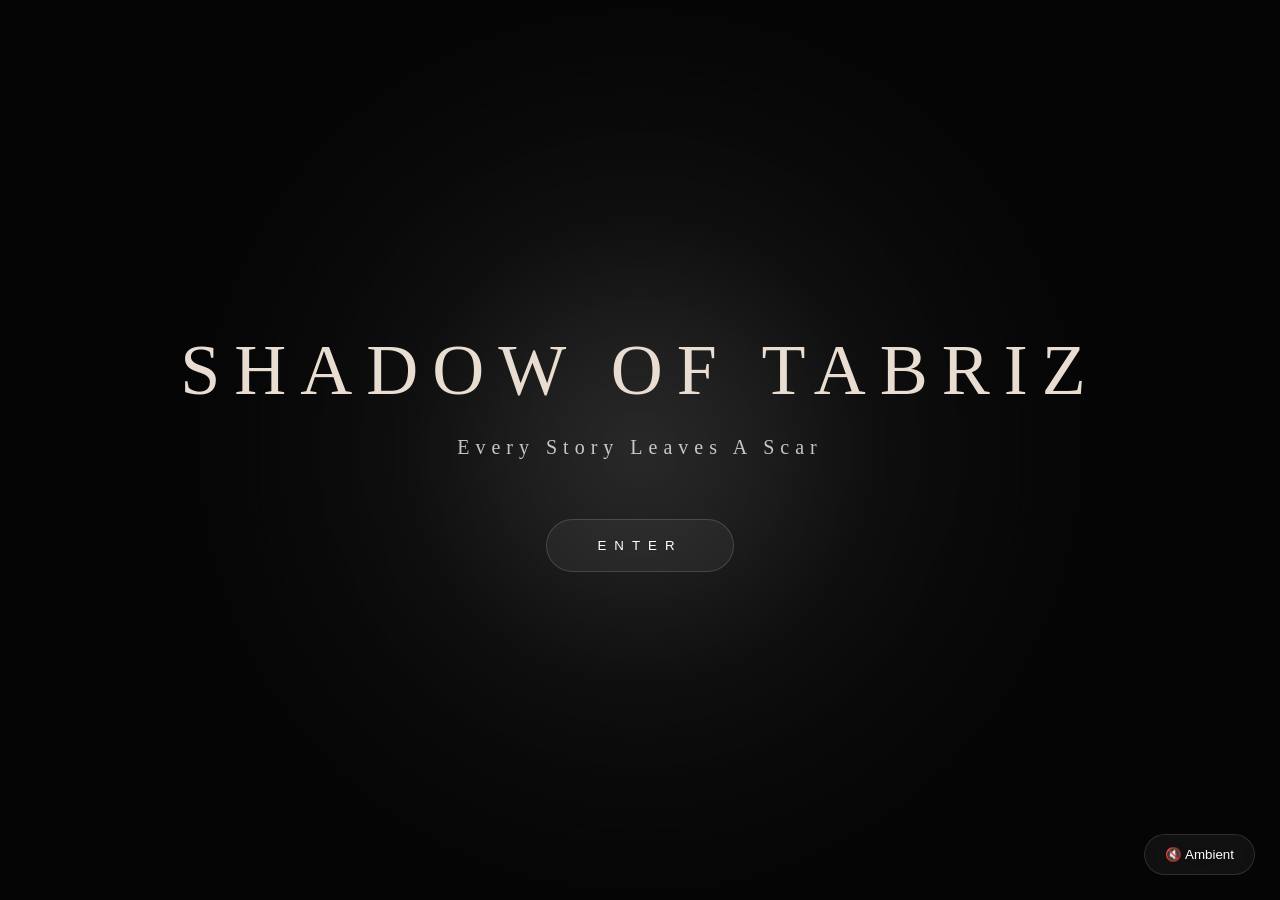
<file: index.html>
<!doctype html>
<html lang="en">
  <head>
    <meta charset="UTF-8" />
    <meta name="viewport" content="width=device-width, initial-scale=1.0" />
    <title>Shadow Of Tabriz</title>

    <link rel="stylesheet" href="assets/style/style.css" />
  </head>
  <body>
    <!-- HERO -->
    <div class="hero">
      <div class="particles"></div>
      <div class="hero-content">
        <h1>SHADOW OF TABRIZ</h1>
        <p class="tagline">Every Story Leaves A Scar</p>
        <button id="enterBtn">ENTER</button>
      </div>
    </div>

    <!-- AMBIENT PROMPT -->
    <button id="ambientBtn">🔇 Ambient</button>

    <!-- STORY MENU -->
    <div id="storyMenu">
      <div class="menu-content">
        <h2>Choose Your Story</h2>
        <div class="season-grid">
          <a href="#" class="season" data-season="1">
            <img src="assets/images/avatar-10020766090.jpg" alt="Season 1" />
            <div class="season-title">SEASON I</div>
          </a>
          <a href="#" class="season" data-season="2">
            <img src="assets/images/photo1778410718.jpeg" alt="Season 2" />
            <div class="season-title">SEASON II</div>
          </a>
          <a href="#" class="season" data-season="3">
            <img src="assets/images/photo1779220458.jpeg" alt="Season 3" />
            <div class="season-title">SEASON III</div>
          </a>
        </div>
      </div>
    </div>

    <!-- MODAL فصل -->
    <div id="readingGate" class="modal">
      <button class="btn-back" id="backToSeasons">← Back</button>
      <div class="modal-content">
        <h2>SEASON I</h2>
        <p class="modal-subtitle last-read"></p>

        <!-- نوار پیشرفت -->
        <div class="progress-container">
          <div class="progress-track">
            <div class="progress-fill"></div>
          </div>

          <div class="progress-text"></div>
        </div>
        <!-- دکمه ها -->
        <div class="modal-actions">
          <button id="continueBtn" class="btn-primary">Continue Reading</button>
          <button id="restartBtn" class="btn-secondary">Start Over</button>
        </div>

        <!-- آرشیو -->
        <div class="modal-archive">
          <div class="archive-items">
            <!-- آیتم های آرشیو اینجا اضافه میشن -->
          </div>
        </div>
        <div class="section-card">
          <a href="assets/season-1-htmls/archive.html" class="archive-btn">
            Archive
          </a>
          <p>Evidence, Notes & Documents</p>
        </div>

        <div class="section-card">
          <a href="assets/season-1-htmls/characters.html">Characters</a>
          <p>Known and Hidden Profiles</p>
        </div>
        <!-- کاراکترها -->
        <div class="modal-archive">
          <div class="character-items">
            <!-- کاراکترها اینجا اضافه میشن -->
          </div>
        </div>
      </div>
    </div>

    <audio id="ambient" loop>
      <source
        src="assets/sounds/traian1984-ambience-wind-blowing-through-trees-01-186986.mp3"
        type="audio/mpeg"
      />
    </audio>

    <script src="assets/js/landing.js"></script>
  </body>
</html>
</file>
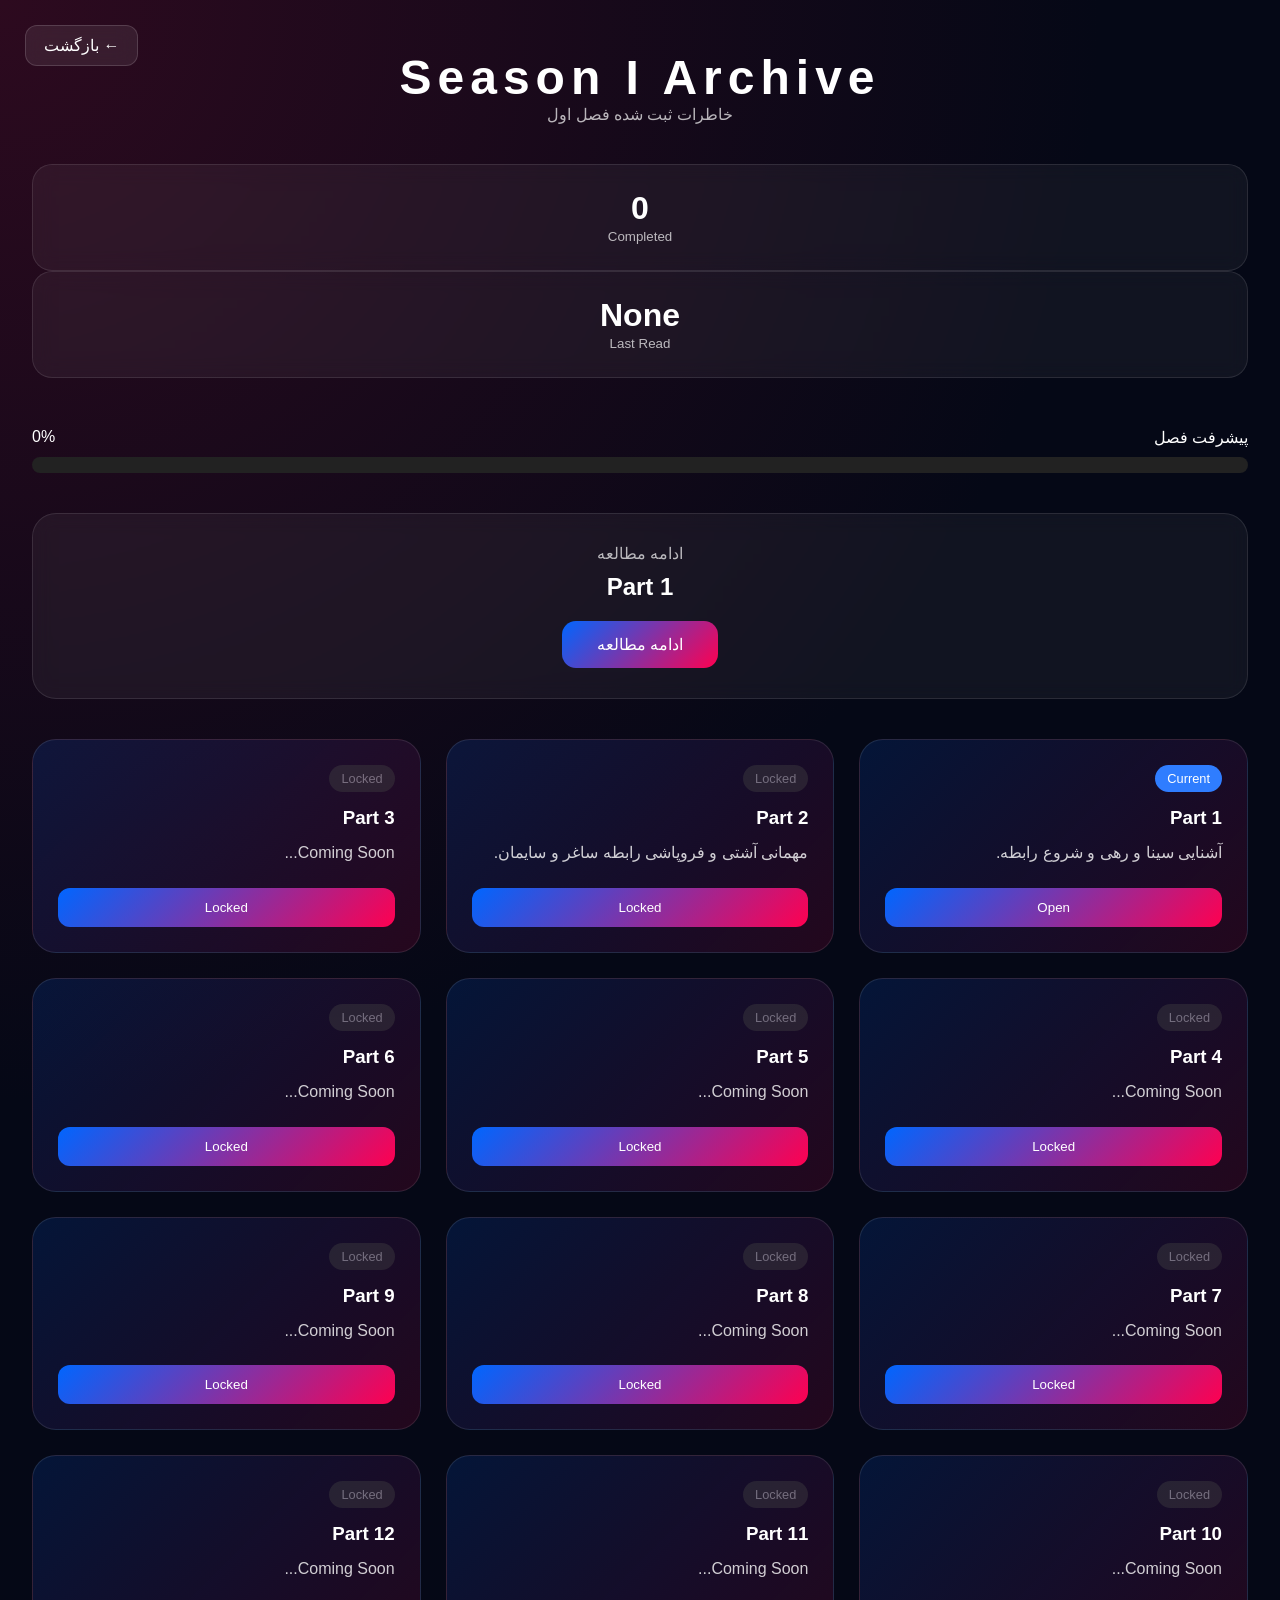
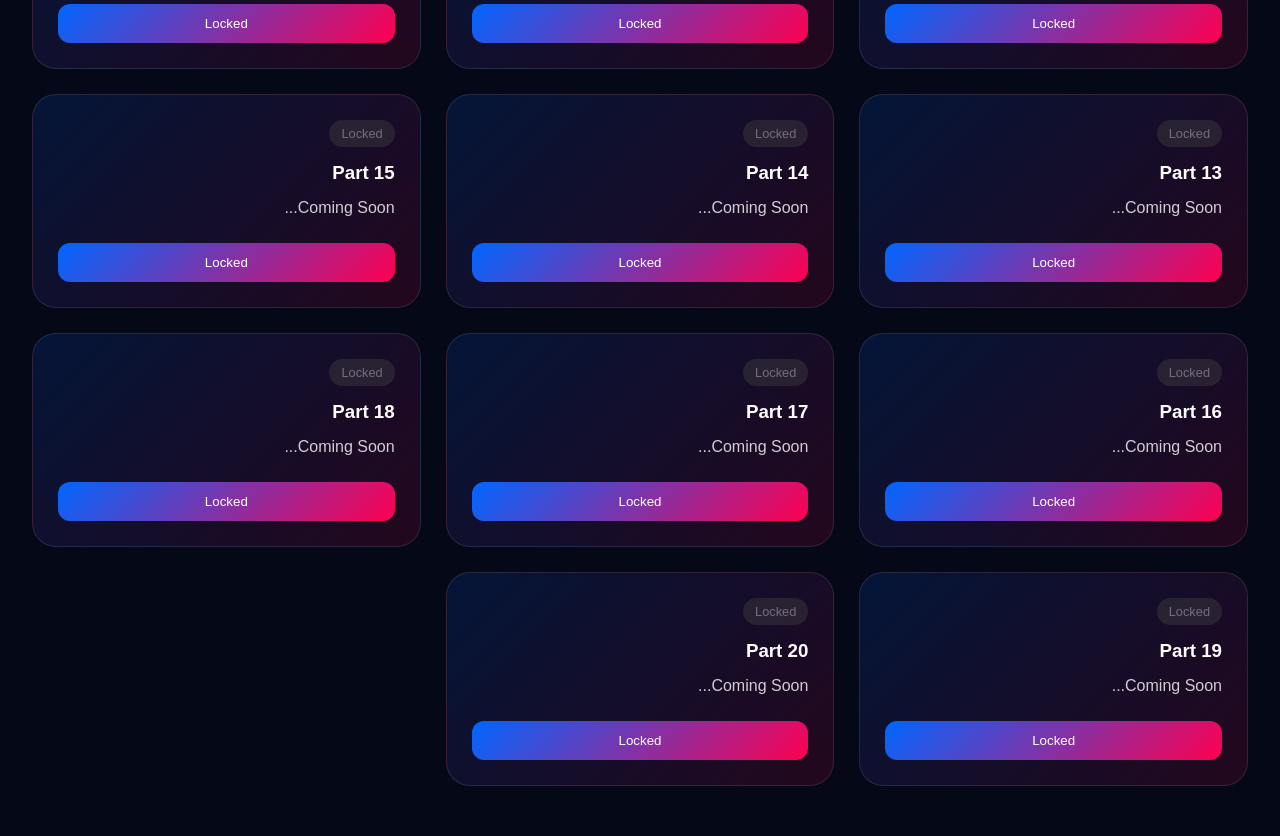
<file: assets/season-1-htmls/archive.html>
<!doctype html>
<html lang="fa" dir="rtl">
  <head>
    <meta charset="UTF-8" />
    <meta name="viewport" content="width=device-width, initial-scale=1.0" />
    <title>Archive</title>

    <link rel="stylesheet" href="../style/archive.css" />
  </head>
  <body>
    <div class="archive-page">
      <header class="archive-header">
        <h1>Season I Archive</h1>

        <p>خاطرات ثبت شده فصل اول</p>
      </header>
      <a href="../../index.html" class="back-btn"> ← بازگشت </a>
      <section class="progress-section">
        <div class="stat-box">
          <span id="completedParts">0</span>
          <small>Completed</small>
        </div>

        <div class="stat-box">
          <span id="lastRead">Part 1</span>
          <small>Last Read</small>
        </div>
      </section>

      <div class="progress-info">
        <span>پیشرفت فصل</span>
        <span id="progressPercent">0%</span>
      </div>

      <div class="progress-bar">
        <div id="progressFill"></div>
      </div>

      <div class="continue-reading">
        <span>ادامه مطالعه</span>

        <h3 id="lastPartTitle">Part 1</h3>

        <button id="continueBtn">ادامه مطالعه</button>
      </div>

      <div id="archiveGrid" class="archive-grid"></div>
    </div>

    <script src="../js/archive.js"></script>
  </body>
</html>
</file>
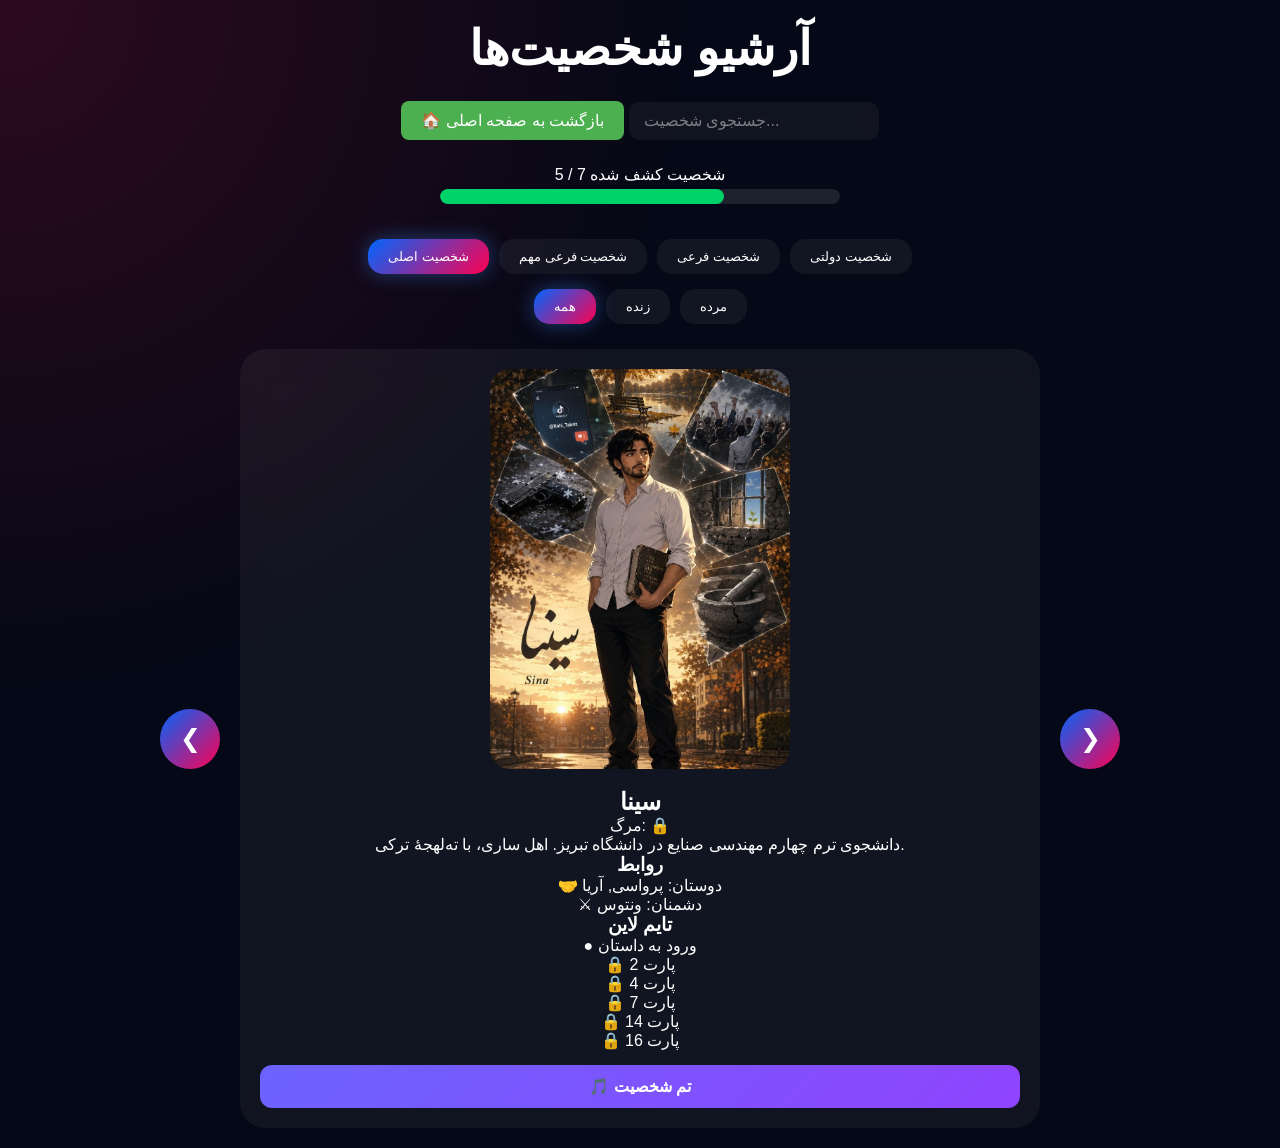
<file: assets/season-1-htmls/characters.html>
<!doctype html>
<html lang="en">
  <head>
    <meta charset="UTF-8" />
    <meta name="viewport" content="width=device-width, initial-scale=1.0" />
    <title>Document</title>
    <link rel="stylesheet" href="../style/characters.css" />
  </head>
  <body>
    <header>
      <h1>آرشیو شخصیت‌ها</h1>
      <div class="search-box">
        <span class="search-icon"></span>
        <button id="backToLanding" class="btn-landing">
          🏠 بازگشت به صفحه اصلی
        </button>
        <input type="text" id="searchInput" placeholder="جستجوی شخصیت..." />
      </div>
      <div id="progressContainer">
        <span id="progressText">0 / 0 شخصیت کشف شده</span>
        <div id="progressBar"><div id="progressFill"></div></div>
      </div>
    </header>

    <section class="filters">
      <div class="category-buttons">
        <button class="tab active" data-category="main">شخصیت اصلی</button>
        <button class="tab" data-category="important">شخصیت فرعی مهم</button>
        <button class="tab" data-category="secondary">شخصیت فرعی</button>
        <button class="tab" data-category="government">شخصیت دولتی</button>
      </div>

      <div class="status-filters">
        <button class="status-btn active" data-status="all">همه</button>
        <button class="status-btn" data-status="alive">زنده</button>
        <button class="status-btn" data-status="dead">مرده</button>
      </div>
    </section>

    <section class="slider">
      <button id="prev" class="nav-btn">❮</button>
      <div id="characterContainer"></div>
      <button id="next" class="nav-btn">❯</button>
    </section>

    <audio id="themePlayer"></audio>

    <script src="../js/characters-data.js"></script>
    <script src="../js/characters-app.js"></script>
  </body>
</html>
</file>
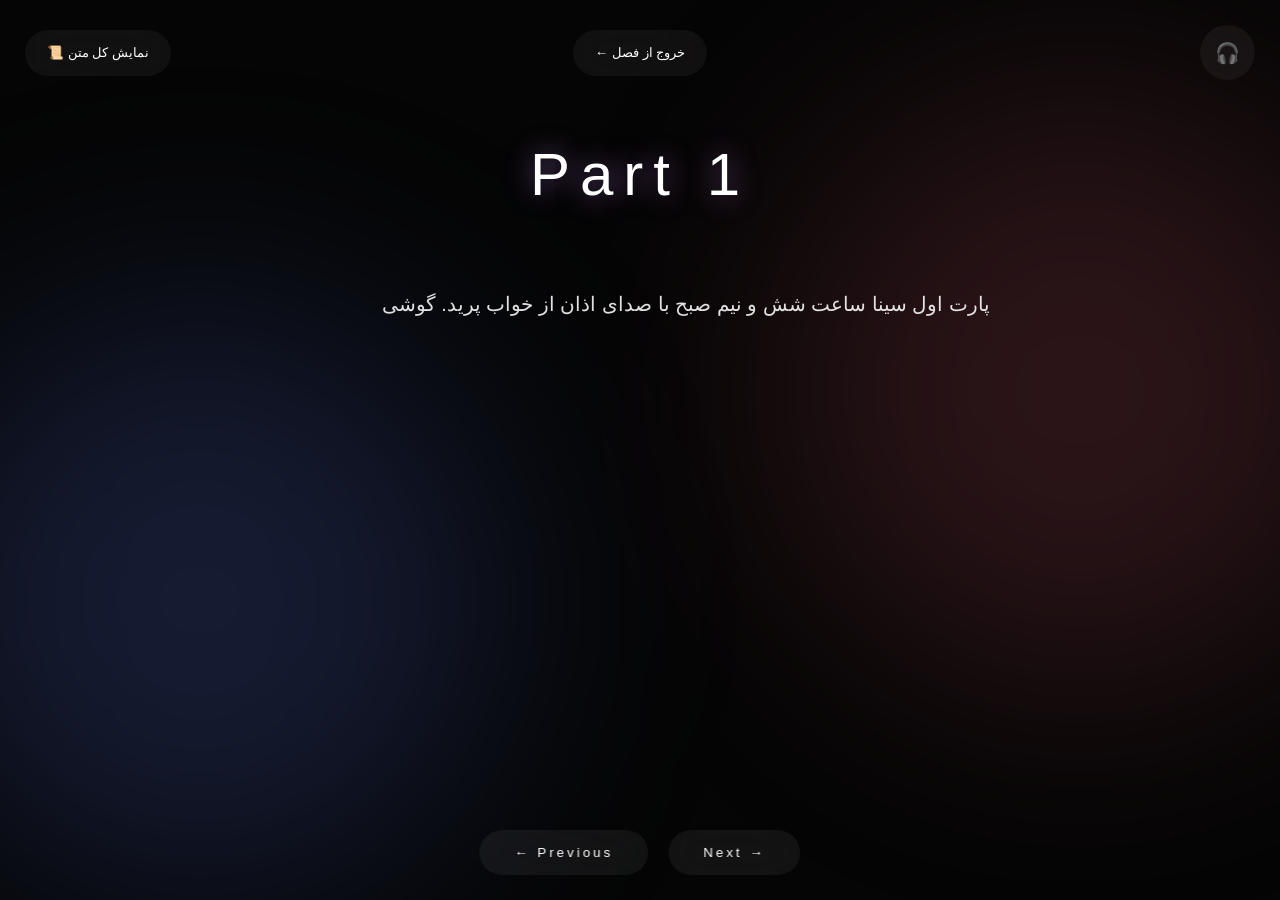
<file: assets/season-1-htmls/part1.html>
<!doctype html>
<html lang="en">
  <head>
    <meta charset="UTF-8" />
    <meta name="viewport" content="width=device-width, initial-scale=1.0" />

    <title>Part 01</title>

    <link rel="stylesheet" href="../style/part1.css" />

    <link
      href="https://fonts.googleapis.com/css2?family=Vazirmatn:wght@300;400;500&display=swap"
      rel="stylesheet"
    />
  </head>

  <body>
    <!-- BACKGROUND -->

    <div class="background">
      <div class="red-glow"></div>
      <div class="blue-glow"></div>
      <div class="particles"></div>
    </div>

    <!-- TOP BAR -->

    <div class="top-bar">
      <button id="showAllTextBtn">📜 نمایش کل متن</button>

      <button id="backBtn">← خروج از فصل</button>

      <button id="musicBtn">🎧</button>
    </div>

    <!-- STORY -->

    <main class="story-wrapper">
      <h1 id="chapterTitle">PART I</h1>

      <div id="story"></div>
    </main>

    <!-- NAVIGATION -->

    <div class="story-navigation">
      <button id="prevPart">← Previous</button>

      <button id="nextPart">Next →</button>
    </div>

    <!-- MUSIC -->

    <audio id="bg-music" loop></audio>

    <!-- TRANSITION -->

    <div id="transitionOverlay">
      <div class="transition-content">
        <div class="transition-line"></div>

        <h2 id="transitionTitle"></h2>

        <p>Loading Memory...</p>
      </div>
    </div>

    <script src="../js/typewriter.js"></script>
  </body>
</html>
</file>
<file: assets/style/style.css>
@font-face {
  font-family: "BNazanin";
  src: url("../fonts/Vazir-Bold.ttf") format("truetype");
  font-weight: bold;
  font-style: weight;
}

:root {
  --bg: #070707;

  --gold: #d4b06a;

  --cream: #e8ddd0;

  --blue: #5d7eff;

  --red: #d85c72;
}

* {
  margin: 0;
  padding: 0;
  box-sizing: border-box;
}

body {
  transition: opacity 1s ease;
  font-family: "Vazir", serif;
  background: #050505;
  overflow-x: hidden;
  color: white;
  font-family: "Cormorant Garamond", serif;
}
body.fade-out {
  opacity: 0;
}
/* HERO */

.hero {
  height: 100vh;

  display: flex;
  justify-content: center;
  align-items: center;

  position: relative;

  background:
    radial-gradient(
      circle at center,
      rgba(255, 255, 255, 0.06),
      transparent 60%
    ),
    #050505;
}
.season img {
  border-radius: 10%;
}
.hero-content {
  position: relative;
  z-index: 5;
  text-align: center;
}
.start-over {
  opacity: 0.55;
}
.hero h1 {
  position: relative;
  overflow: hidden;
  font-size: 72px;
  letter-spacing: 14px;
  font-weight: 300;
  color: var(--cream);
  animation: breathe 6s ease-in-out infinite;
}
.hero h1::after {
  content: "";

  position: absolute;

  top: 0;
  left: -60%;

  width: 40%;
  height: 100%;

  background: linear-gradient(
    90deg,
    transparent,
    rgba(255, 255, 255, 0.8),
    transparent
  );

  transform: skewX(-20deg);

  animation: shine 4s linear infinite;
}

.tagline {
  margin-top: 24px;

  font-size: 20px;

  letter-spacing: 6px;

  color: rgba(255, 255, 255, 0.75);
}

#enterBtn {
  margin-top: 60px;

  padding: 14px 40px;

  border: none;

  cursor: pointer;

  background:
    radial-gradient(
      circle at 30% 30%,
      rgba(93, 126, 255, 0.15),
      transparent 40%
    ),
    radial-gradient(
      circle at 70% 70%,
      rgba(216, 92, 114, 0.12),
      transparent 40%
    ),
    #070707;

  letter-spacing: 6px;

  backdrop-filter: blur(15px);

  transition: 0.4s;
}

#enterBtn:hover {
  transform: translateY(-4px);

  background: rgba(255, 255, 255, 0.15);
}

/* MENU */

#storyMenu {
  position: fixed;
  inset: 0;

  background: rgba(0, 0, 0, 0.95);

  backdrop-filter: blur(25px);

  display: flex;
  justify-content: center;
  align-items: center;

  opacity: 0;
  visibility: hidden;

  transition: 0.6s;

  z-index: 1000;
}

#storyMenu.active {
  opacity: 1;
  visibility: visible;
}

.menu-content {
  width: 90%;
  max-width: 1200px;

  text-align: center;
}

.menu-content h2 {
  margin-bottom: 40px;

  font-size: 42px;

  font-weight: 300;

  letter-spacing: 8px;
}

.continue-btn {
  margin-bottom: 60px;

  padding: 12px 28px;

  border: none;

  cursor: pointer;

  background: white;

  color: black;

  font-weight: bold;
}
.section-card {
  width: 100%;
  padding: 20px;

  border: 1px solid rgba(255, 255, 255, 0.08);

  background: rgba(255, 255, 255, 0.03);

  border-radius: 16px;

  cursor: pointer;

  transition: 0.3s;

  margin-top: 20px;
}

.section-card:hover {
  transform: translateY(-3px);

  border-color: rgba(212, 176, 106, 0.4);

  background: rgba(212, 176, 106, 0.04);
}
.season-grid {
  display: flex;

  justify-content: center;

  gap: 30px;

  flex-wrap: wrap;
}

.season {
  position: relative;

  width: 280px;
  height: 380px;

  overflow: hidden;

  text-decoration: none;

  color: white;
}

.season img {
  width: 100%;
  height: 100%;

  object-fit: cover;

  transition: 0.8s;
}

.season::after {
  content: "";

  position: absolute;
  inset: 0;

  background: linear-gradient(to top, rgba(0, 0, 0, 0.9), transparent);
}

.season:hover img {
  transform: scale(1.08);
}
#enterBtn {
  border: 1px solid rgba(255, 255, 255, 0.15);

  background: rgba(255, 255, 255, 0.05);

  color: white;

  letter-spacing: 8px;

  border-radius: 40px;

  padding: 18px 50px;
}
#enterBtn:hover {
  transform: translateY(-4px);

  box-shadow: 0 0 30px rgba(212, 176, 106, 0.25);

  border-color: rgba(212, 176, 106, 0.5);
}
.hero-content {
  position: relative;
}
.hero-content::before {
  content: "";

  position: absolute;

  width: 500px;
  height: 500px;

  left: 50%;
  top: 50%;

  transform: translate(-50%, -50%);

  background: radial-gradient(
    circle,
    rgba(255, 255, 255, 0.06),
    transparent 70%
  );
}
.progress-container {
  width: 100%;
  max-width: 500px;
  margin: 30px auto 50px;
}

.progress-track {
  width: 100%;
  height: 8px;
  border-radius: 999px;
  background: rgba(255, 255, 255, 0.08);
  overflow: hidden;
}

.progress-fill {
  width: 0%;
  height: 100%;
  border-radius: inherit;
  background: linear-gradient(90deg, #d4b06a, #f3dfb1);
  box-shadow: 0 0 15px rgba(212, 176, 106, 0.5);
  transition: 0.8s;
}

.progress-text {
  margin-top: 14px;
  margin-bottom: 45px;
  text-align: center;
  color: rgba(255, 255, 255, 0.75);
}

.last-read {
  margin-bottom: 30px;
}
.particles {
  position: fixed;
  inset: 0;

  pointer-events: none;
  overflow: hidden;

  z-index: 1;
}
.particles span {
  position: absolute;

  top: -20px;

  width: 2px;
  height: 2px;

  border-radius: 50%;

  background: rgba(255, 255, 255, 0.6);

  box-shadow: 0 0 6px rgba(255, 255, 255, 0.5);

  animation: floatParticle linear infinite;
}
.hero::before {
  content: "";
  position: absolute;
  width: 700px;
  height: 700px;

  background: radial-gradient(
    circle,
    rgba(255, 255, 255, 0.05),
    transparent 70%
  );

  filter: blur(80px);

  top: 50%;
  left: 50%;

  transform: translate(-50%, -50%);
}
.modal {
  position: fixed;
  inset: 0;
  background: rgba(0, 0, 0, 0.95);
  backdrop-filter: blur(25px);
  display: flex;
  justify-content: center;
  align-items: center;
  opacity: 0;
  visibility: hidden;
  transform: scale(0.96);
  transition: 0.5s;
  z-index: 2000;
}

.modal.active {
  opacity: 1;
  visibility: visible;
  transform: scale(1);
}

.modal-content {
  width: min(90%, 600px);
  padding: 40px;
  border-radius: 24px;
  background: rgba(255, 255, 255, 0.03);
  backdrop-filter: blur(20px);
  text-align: center;
  color: var(--cream);
}

.modal-content h2 {
  font-size: 42px;
  letter-spacing: 6px;
  margin-bottom: 10px;
  font-weight: 300;
}

.modal-subtitle {
  font-size: 16px;
  letter-spacing: 2px;
  opacity: 0.7;
  margin-bottom: 30px;
}

.modal-actions {
  display: flex;
  gap: 20px;
  justify-content: center;
  margin-bottom: 40px;
  flex-wrap: wrap;
}

.btn-primary {
  padding: 16px 40px;
  border-radius: 999px;
  border: 1px solid rgba(212, 176, 106, 0.3);
  background: rgba(212, 176, 106, 0.08);
  color: white;
  cursor: pointer;
  letter-spacing: 4px;
  transition: 0.4s;
}

.btn-primary:hover {
  transform: translateY(-4px);
  box-shadow: 0 0 25px rgba(212, 176, 106, 0.25);
  border-color: rgba(212, 176, 106, 0.8);
}

.btn-secondary {
  padding: 16px 40px;
  border-radius: 999px;
  border: 1px solid rgba(255, 255, 255, 0.12);
  background: rgba(255, 255, 255, 0.05);
  color: rgba(255, 255, 255, 0.8);
  cursor: pointer;
  transition: 0.4s;
}

.btn-secondary:hover {
  background: rgba(255, 255, 255, 0.12);
}

.modal-archive {
  margin-top: 30px;
  text-align: left;
}

.modal-archive h3 {
  font-size: 18px;
  margin-bottom: 10px;
  color: var(--gold);
}

.archive-items,
.character-items {
  display: flex;
  gap: 10px;
  flex-wrap: wrap;
  justify-content: center;
}

.btn-back {
  position: absolute;
  top: 20px;
  left: 20px;
  background: none;
  border: none;
  color: rgba(255, 255, 255, 0.7);
  cursor: pointer;
  font-size: 16px;
}

.btn-back:hover {
  color: white;
  transform: translateX(-4px);
}

a {
  text-decoration: none;
  color: #e8ddd0;
}

#ambientBtn {
  position: fixed;

  right: 25px;
  bottom: 25px;

  z-index: 9999;

  padding: 12px 20px;

  border-radius: 999px;

  border: 1px solid rgba(255, 255, 255, 0.12);

  background: rgba(255, 255, 255, 0.05);

  color: white;

  cursor: pointer;

  backdrop-filter: blur(20px);

  transition: 0.3s;
}

#ambientBtn:hover {
  transform: translateY(-2px);

  background: rgba(255, 255, 255, 0.1);
}
@keyframes floatParticle {
  0% {
    transform: translateY(-50px) translateX(0);
    opacity: 0;
  }

  10% {
    opacity: 0.7;
  }

  90% {
    opacity: 0.7;
  }

  100% {
    transform: translateY(110vh) translateX(40px);
    opacity: 0;
  }
}

@keyframes breathe {
  0%,
  100% {
    transform: scale(1);
    opacity: 0.9;
  }

  50% {
    transform: scale(1.02);
    opacity: 1;
  }
}
@keyframes titleFloat {
  0% {
    transform: translateY(0);
  }

  50% {
    transform: translateY(-8px);
  }

  100% {
    transform: translateY(0);
  }
}
@keyframes shine {
  0% {
    left: -60%;
  }

  100% {
    left: 160%;
  }
}
/* =========================
    📱 MOBILE
  ========================= */
/* =========================
   📱 MOBILE & TABLET
========================= */
@media (max-width: 1024px) {
  .hero h1 {
    font-size: 60px;
    letter-spacing: 10px;
  }

  .tagline {
    font-size: 18px;
    letter-spacing: 4px;
  }

  #enterBtn {
    padding: 16px 36px;
    font-size: 16px;
    letter-spacing: 5px;
  }

  .season-grid {
    flex-wrap: wrap;
    justify-content: center;
    gap: 20px;
  }

  .season {
    width: 240px;
    height: 330px;
  }

  .season-title {
    font-size: 20px;
    letter-spacing: 2px;
  }

  .modal-content {
    width: 90%;
    padding: 30px;
  }

  .modal-content h2 {
    font-size: 36px;
    letter-spacing: 5px;
  }

  .modal-subtitle {
    font-size: 14px;
  }

  .btn-primary,
  .btn-secondary {
    width: 100%;
    padding: 14px 20px;
  }

  .modal-actions {
    flex-direction: column;
    gap: 12px;
  }

  .progress-container {
    margin: 20px auto 40px;
  }

  .progress-text {
    font-size: 13px;
    margin-bottom: 30px;
  }

  .section-card {
    padding: 16px;
    margin-top: 16px;
  }
}

@media (max-width: 768px) {
  .hero h1 {
    font-size: 48px;
    letter-spacing: 6px;
  }

  .tagline {
    font-size: 15px;
  }

  #enterBtn {
    padding: 12px 28px;
    font-size: 14px;
  }

  .season {
    width: 200px;
    height: 280px;
  }

  .season-title {
    font-size: 16px;
  }

  .modal-content h2 {
    font-size: 28px;
    letter-spacing: 4px;
  }

  .modal-subtitle {
    font-size: 12px;
  }

  .progress-text {
    font-size: 12px;
  }

  .btn-primary,
  .btn-secondary {
    padding: 12px;
  }

  .modal-actions {
    gap: 10px;
  }

  .section-card h3 {
    font-size: 16px;
  }

  .section-card p {
    font-size: 12px;
  }
}

@media (max-width: 480px) {
  .hero h1 {
    font-size: 36px;
    letter-spacing: 4px;
  }

  .tagline {
    font-size: 12px;
  }

  #enterBtn {
    padding: 10px 24px;
    font-size: 12px;
  }

  .season {
    width: 160px;
    height: 220px;
  }

  .season-title {
    font-size: 14px;
  }

  .modal-content h2 {
    font-size: 24px;
    letter-spacing: 3px;
  }

  .modal-subtitle {
    font-size: 11px;
  }

  .progress-text {
    font-size: 11px;
  }

  .btn-primary,
  .btn-secondary {
    padding: 10px;
    font-size: 12px;
  }

  .section-card h3 {
    font-size: 14px;
  }

  .section-card p {
    font-size: 10px;
  }

  .modal-actions {
    flex-direction: column;
    gap: 8px;
  }
}
/* ==========================
   RESPONSIVE FIX
========================== */

html,
body {
  width: 100%;
  overflow-x: hidden;
}

/* مودال */
.modal {
  padding: 20px;
  overflow-y: auto;
}

.modal-content {
  width: 100%;
  max-width: 700px;
}

/* موبایل */
@media (max-width: 768px) {
  .hero h1 {
    font-size: 42px;
    letter-spacing: 6px;
  }

  .tagline {
    font-size: 14px;
    letter-spacing: 2px;
  }

  #enterBtn {
    padding: 14px 30px;
    font-size: 14px;
    letter-spacing: 4px;
  }

  .menu-content h2 {
    font-size: 28px;
    letter-spacing: 3px;
  }

  .season-grid {
    gap: 18px;
  }

  .season {
    width: 220px;
    height: 300px;
  }

  .modal-content {
    padding: 24px;
    border-radius: 18px;
  }

  .modal-content h2 {
    font-size: 36px;
    letter-spacing: 4px;
  }

  .last-read {
    font-size: 14px;
  }

  .progress-text {
    font-size: 13px;
  }

  .modal-actions {
    flex-direction: column;
    gap: 12px;
  }

  .btn-primary,
  .btn-secondary {
    width: 100%;
  }

  .section-card {
    padding: 16px;
  }

  .section-card h3 {
    font-size: 20px;
  }

  .section-card p {
    font-size: 13px;
  }

  #ambientBtn {
    right: 15px;
    bottom: 15px;
    padding: 10px 16px;
    font-size: 13px;
  }

  .btn-back {
    position: static;
    margin-bottom: 15px;
  }
}

/* گوشی های کوچک */
@media (max-width: 480px) {
  .hero h1 {
    font-size: 28px;
    letter-spacing: 3px;
  }

  .tagline {
    font-size: 12px;
    letter-spacing: 1px;
  }

  .season {
    width: 170px;
    height: 240px;
  }

  .modal-content h2 {
    font-size: 28px;
    letter-spacing: 2px;
  }

  .progress-track {
    height: 6px;
  }

  .section-card h3 {
    font-size: 18px;
  }

  .section-card p {
    font-size: 12px;
  }
}
</file>
<file: assets/style/archive.css>
@font-face {
  font-family: "BNazanin";
  src: url("../fonts/Vazir-Bold.ttf") format("truetype");
  font-weight: bold;
  font-style: weight;
}
* {
  margin: 0;
  padding: 0;
  box-sizing: border-box;
}
body {
  margin: 0;
  min-height: 100vh;

  font-family: "Vazir", Tahoma, Geneva, Verdana, sans-serif;

  background:
    radial-gradient(circle at top left, #2d0a1f, #050816 40%),
    radial-gradient(circle at bottom right, #001b38, #050816 50%);

  color: white;
}

.archive-page {
  width: min(1300px, 95%);
  margin: auto;
  padding: 50px 0;
}

.archive-header {
  text-align: center;
  margin-bottom: 40px;
}

.archive-header h1 {
  font-size: 3rem;
  letter-spacing: 6px;
}

.archive-header p {
  opacity: 0.7;
}

.season-stats {
  display: grid;
  grid-template-columns: repeat(3, 1fr);
  gap: 20px;
  margin-bottom: 50px;
}

.stat-box {
  background: rgba(255, 255, 255, 0.05);
  backdrop-filter: blur(10px);

  border: 1px solid rgba(255, 255, 255, 0.1);

  border-radius: 20px;

  padding: 25px;
  text-align: center;
}

.stat-box span {
  display: block;
  font-size: 2rem;
  font-weight: 700;
}

.stat-box small {
  opacity: 0.7;
}

.archive-grid {
  display: grid;
  grid-template-columns: repeat(auto-fit, minmax(320px, 1fr));
  gap: 25px;
}

.progress-section {
  margin-bottom: 50px;
}

.progress-info {
  display: flex;

  justify-content: space-between;

  margin-bottom: 10px;
}

.progress-bar {
  width: 100%;
  height: 16px;
  background: #222;
  border-radius: 999px;
  overflow: hidden;
  margin-top: 10px;
}

.archive-card {
  position: relative;

  background: linear-gradient(
    135deg,
    rgba(0, 102, 255, 0.15),
    rgba(255, 0, 80, 0.12)
  );

  border: 1px solid rgba(255, 255, 255, 0.1);

  border-radius: 24px;

  padding: 25px;

  overflow: hidden;

  transition: 0.35s;
}

.archive-card:hover {
  transform: translateY(-8px);

  box-shadow:
    0 0 30px rgba(0, 102, 255, 0.35),
    0 0 40px rgba(255, 0, 80, 0.25);
}

.archive-card h3 {
  margin: 0 0 10px;
}

.archive-card p {
  opacity: 0.8;
  line-height: 1.8;
}

.card-status {
  display: inline-block;

  padding: 6px 12px;

  border-radius: 999px;

  font-size: 0.8rem;

  margin-bottom: 15px;
}

.completed {
  background: #00d26a;
  color: #fff;
}

.current {
  background: #2f7dff;
}

.locked {
  background: #444;
}

.enter-btn {
  margin-top: 20px;

  width: 100%;

  padding: 12px;

  border: none;

  border-radius: 12px;

  cursor: pointer;

  color: white;

  background: linear-gradient(135deg, #0066ff, #ff0050);

  transition: 0.3s;
}
.back-btn {
  position: absolute;
  top: 25px;
  left: 25px;

  padding: 10px 18px;

  border-radius: 12px;

  background: rgba(255, 255, 255, 0.08);

  border: 1px solid rgba(255, 255, 255, 0.15);

  color: white;

  text-decoration: none;

  backdrop-filter: blur(10px);

  transition: 0.3s;
}
.continue-reading {
  margin: 40px 0;

  padding: 30px;

  border-radius: 24px;

  text-align: center;

  background: rgba(255, 255, 255, 0.05);

  border: 1px solid rgba(255, 255, 255, 0.1);

  backdrop-filter: blur(10px);
}

.continue-reading span {
  opacity: 0.7;
}

.continue-reading h3 {
  margin: 10px 0 20px;
  font-size: 1.5rem;
}

#continueBtn {
  padding: 14px 35px;

  border: none;

  border-radius: 14px;

  color: white;

  cursor: pointer;

  font-size: 1rem;

  background: linear-gradient(135deg, #0066ff, #ff0050);

  transition: 0.3s;
}

#continueBtn:hover {
  transform: translateY(-3px);
}
.back-btn:hover {
  transform: translateY(-3px);
}
.enter-btn:hover {
  transform: scale(1.03);
}
#progressFill {
  width: 0%;
  height: 100%;
  background: linear-gradient(90deg, #3f8cff, #ff4d6d);
  transition: 1s;
}

.parts-grid {
  display: grid;

  grid-template-columns: repeat(auto-fit, minmax(280px, 1fr));

  gap: 25px;
}

.part-card {
  background: rgba(255, 255, 255, 0.05);

  backdrop-filter: blur(10px);

  border: 1px solid rgba(255, 255, 255, 0.08);

  border-radius: 20px;

  padding: 25px;

  cursor: pointer;

  transition: 0.35s;
}

.part-card:hover {
  transform: translateY(-8px);

  border-color: #5a8cff;

  box-shadow: 0 0 30px rgba(63, 140, 255, 0.3);
}

.part-card h2 {
  margin-bottom: 12px;
}

.part-card p {
  opacity: 0.8;

  line-height: 1.8;
}

.part-number {
  font-size: 0.8rem;

  opacity: 0.5;

  margin-bottom: 12px;
}

.locked {
  opacity: 0.4;

  cursor: not-allowed;
}

.locked:hover {
  transform: none;

  box-shadow: none;
}

.lock-icon {
  font-size: 1.5rem;

  margin-top: 15px;
}

@media (max-width: 768px) {
  .archive-header h1 {
    font-size: 2rem;
  }
}
</file>
<file: assets/style/characters.css>
/* === Reset اولیه === */

@font-face {
  font-family: "BNazanin";
  src: url("../fonts/Vazir-Bold.ttf") format("truetype");
  font-weight: bold;
  font-style: weight;
}


* {
  margin: 0;
  padding: 0;
  box-sizing: border-box;
  font-family: "Vazir", sans-serif;
}

body {
  min-height: 100vh;
  background:
    radial-gradient(circle at top left, #2d0a1f, #050816 40%),
    radial-gradient(circle at bottom right, #001b38, #050816 50%);
  display: flex;
  flex-direction: column;
  align-items: center;
  color: white;
  padding: 20px;
}

/* === Header === */
header {
  width: 100%;
  max-width: 1200px;
  text-align: center;
  margin-bottom: 30px;
}

header h1 {
  font-size: 3rem;
  margin-bottom: 15px;
}

#searchInput {
  padding: 10px 15px;
  width: 250px;
  border-radius: 10px;
  border: none;
  outline: none;
}

#progressContainer {
  margin-top: 10px;
}

#progressBar {
  width: 100%;
  max-width: 400px;
  height: 15px;
  background: rgba(255, 255, 255, 0.1);
  border-radius: 10px;
  margin: 5px auto;
  overflow: hidden;
}

#progressFill {
  height: 100%;
  width: 0%;
  background: #00d26a;
  border-radius: 10px;
  transition: width 0.5s ease;
}

/* === فیلترها و دسته‌بندی === */
.filters {
  width: 100%;
  max-width: 1200px;
  margin-bottom: 25px;
  display: flex;
  flex-direction: column;
  align-items: center;
  gap: 15px;
}

.category-buttons,
.status-filters {
  display: flex;
  gap: 10px;
  flex-wrap: wrap;
}

.tab,
.status-btn {
  padding: 10px 20px;
  border: none;
  border-radius: 15px;
  background: rgba(255, 255, 255, 0.05);
  color: white;
  cursor: pointer;
  transition: 0.3s;
}

.tab.active,
.status-btn.active {
  background: linear-gradient(135deg, #0066ff, #ff0050);
  box-shadow: 0 0 20px rgba(63, 140, 255, 0.4);
}

/* === اسلایدر === */
.slider {
  display: flex;
  align-items: center;
  justify-content: center;
  gap: 20px;
  width: 100%;
  max-width: 1200px;
}

.nav-btn {
  width: 60px;
  height: 60px;
  border-radius: 50%;
  border: none;
  background: linear-gradient(135deg, #0066ff, #ff0050);
  color: white;
  font-size: 25px;
  cursor: pointer;
  transition: 0.3s;
}

.nav-btn:hover {
  transform: scale(1.1);
  box-shadow: 0 0 20px rgba(63, 140, 255, 0.5);
}

/* === کارت شخصیت === */
#characterContainer {
  width: 800px;
  max-width: 90%;
  min-height: 500px;
  position: relative;
}

.character-card {
  width: 100%;
  background: rgba(255, 255, 255, 0.05);
  backdrop-filter: blur(15px);
  border-radius: 25px;
  padding: 20px;
  text-align: center;
  animation: slideIn 0.4s ease;
}

.character-card img {
  width: 300px;
  height: 400px;
  object-fit: cover;
  border-radius: 20px;
  margin-bottom: 15px;
}

.character-name {
  font-size: 2rem;
  margin-bottom: 10px;
}

.character-info {
  margin-top: 8px;
  font-size: 1rem;
}

.character-description {
  margin-top: 15px;
  line-height: 1.8;
}

/* === دکمه پخش موسیقی === */
.play-btn {
  margin-top: 15px;
  padding: 12px 25px;
  border-radius: 10px;
  border: none;
  cursor: pointer;
  background: #16a34a;
  color: white;
  font-size: 1rem;
  transition: 0.3s;
}

.play-btn:hover {
  transform: scale(1.05);
  box-shadow: 0 0 15px #16a34a;
}

/* === حالت قفل === */
.locked {
  filter: grayscale(1);
  position: relative;
}
.search-box {
  position: relative;

  width: min(500px, 90vw);

  margin: 25px auto;
}

.search-box input {
  width: 100%;

  padding: 16px 20px 16px 55px;

  border: 1px solid rgba(255, 255, 255, 0.12);

  border-radius: 18px;

  background: rgba(255, 255, 255, 0.05);

  backdrop-filter: blur(10px);

  color: white;

  font-size: 1rem;

  transition: 0.3s;
}

.search-box input::placeholder {
  color: rgba(255, 255, 255, 0.45);
}

.search-box input:focus {
  outline: none;

  border-color: #4d7cff;

  box-shadow: 0 0 20px rgba(77, 124, 255, 0.3);
}
.btn-landing {
  padding: 10px 20px;
  background-color: #4caf50; /* سبز دلنشین */
  color: white;
  border: none;
  border-radius: 8px;
  font-size: 16px;
  cursor: pointer;
  transition: all 0.3s ease;
}
.show-spoiler {
  background: linear-gradient(135deg, #1a1a1a, #2f2f2f);

  color: #d6d6d6;

  border: 1px solid #555;

  border-radius: 12px;

  padding: 12px 18px;

  margin-top: 12px;

  cursor: pointer;

  font-size: 14px;

  transition: all 0.25s ease;

  box-shadow: 0 0 10px rgba(0, 0, 0, 0.4);
}

.show-spoiler:hover {
  transform: translateY(-2px);

  border-color: #c59d5f;

  color: #fff;

  box-shadow: 0 0 15px rgba(197, 157, 95, 0.3);
}

.show-spoiler:active {
  transform: scale(0.96);
}
.theme-btn {
  width: 100%;
  margin-top: 15px;

  padding: 12px;

  border: none;
  border-radius: 12px;

  cursor: pointer;

  font-size: 16px;
  font-weight: bold;

  background: linear-gradient(135deg, #6c63ff, #8f44fd);

  color: white;

  transition: all 0.3s ease;
}
.theme-btn {
  width: 100%;
  margin-top: 15px;

  padding: 12px;

  border: none;
  border-radius: 12px;

  cursor: pointer;

  font-size: 16px;
  font-weight: bold;

  background: linear-gradient(135deg, #6c63ff, #8f44fd);

  color: white;

  transition: all 0.3s ease;
}

.theme-btn:hover {
  transform: translateY(-2px);
}

.theme-btn:active {
  transform: scale(0.97);
}
.theme-btn:hover {
  transform: translateY(-2px);
}

.theme-btn:active {
  transform: scale(0.97);
}
.spoiler-text {
  display: none;

  margin-top: 5px;

  padding: 5px;

  border-radius: 12px;

  color: #ddd;

  line-height: 1.8;

  opacity: 0;

  transition: opacity 0.3s ease;
}
.btn-landing:hover {
  background-color: #45a049;
  transform: scale(1.05);
  box-shadow: 0 4px 10px rgba(0, 0, 0, 0.2);
}

.spoiler-text {
  display: none;
}

.spoiler-text.open {
  display: block;
}

.spoiler-text {
  max-height: 0;
  overflow: hidden;
  opacity: 0;
  transition: all .3s ease;
}

.spoiler-text.open {
  max-height: 200px;
  opacity: 1;
}

.search-icon {
  position: absolute;

  left: 18px;

  top: 50%;

  transform: translateY(-50%);

  font-size: 1.1rem;

  opacity: 0.7;
}
.no-result {
  text-align: center;

  padding: 50px;

  color: rgba(255, 255, 255, 0.6);

  font-size: 1.1rem;
}

#progressBar {
  width: 100%;
  max-width: 400px;
  height: 15px;
  background: rgba(255, 255, 255, 0.1);
  border-radius: 10px;
  margin: 5px auto;
  overflow: hidden;
}

#progressFill {
  height: 100%;
  width: 0%;
  background: #00d26a;
  border-radius: 10px;
  transition: width 0.5s ease;
}

.locked img {
  opacity: 0.4;
}

.locked::after {
  content: "🔒";
  position: absolute;
  inset: 0;
  font-size: 80px;
  display: flex;
  justify-content: center;
  align-items: center;
  color: #fbbf24;
  pointer-events: none;
}

/* === انیمیشن ورود کارت === */
@keyframes slideIn {
  from {
    opacity: 0;
    transform: translateX(50px);
  }
  to {
    opacity: 1;
    transform: translateX(0);
  }
}

/* === ریسپانسیو موبایل === */
@media (max-width: 768px) {
  header h1 {
    font-size: 2rem;
  }

  #searchInput {
    width: 180px;
  }

  #characterContainer {
    width: 95%;
  }

  .character-card img {
    width: 200px;
    height: 280px;
  }

  .slider {
    flex-direction: column;
  }

  .nav-btn {
    width: 50px;
    height: 50px;
    font-size: 20px;
  }
}
</file>
<file: assets/style/part1.css>
@font-face {
  font-family: "BNazanin";
  src: url("../fonts/Vazir-Bold.ttf") format("truetype");
  font-weight: bold;
  font-style: weight;
}

:root {
  --blue: #5d7eff;
  --red: #d85c72;
  --gold: #d4b06a;
  --cream: #e8ddd0;
}

* {
  margin: 0;
  padding: 0;
  box-sizing: border-box;
}

body {
  background: #050505;
  color: white;

  font-family: "Vazir", sans-serif;

  min-height: 100vh;

  overflow-x: hidden;
}
.background {
  position: fixed;
  inset: 0;

  overflow: hidden;

  z-index: -2;
}

.red-glow,
.blue-glow {
  position: absolute;

  width: 600px;
  height: 600px;

  border-radius: 50%;

  filter: blur(120px);

  animation: floatGlow 12s ease-in-out infinite;
}

.red-glow {
  background: rgba(216, 92, 114, 0.18);

  top: 10%;
  right: -100px;
}

.blue-glow {
  background: rgba(93, 126, 255, 0.18);

  bottom: 0;
  left: -100px;

  animation-delay: 4s;
}
.top-bar button {
  padding: 15.5px 22px;

  display: flex;

  justify-content: center;
  border: none;

  cursor: pointer;

  border-radius: 999px;

  background: rgba(255, 255, 255, 0.05);

  backdrop-filter: blur(20px);

  color: white;

  transition: 0.3s;
}

.top-bar button:hover {
  transform: translateY(-2px);

  background: rgba(255, 255, 255, 0.12);
}
#showAllTextBtn {
  justify-self: start;
}

#backBtn {
  justify-self: center;
}

#musicBtn {
  justify-self: end;
}
.top-bar {
  position: fixed;
  top: 25px;
  left: 25px;
  right: 25px;

  display: grid;
  grid-template-columns: 1fr 1fr 1fr;
  align-items: center;

  z-index: 100;
}
.story-wrapper {
  max-width: 900px;

  margin: auto;

  padding-top: 140px;
  padding-bottom: 180px;
}

#chapterTitle {
  text-align: center;

  font-size: 60px;

  font-weight: 300;

  letter-spacing: 10px;

  margin-bottom: 70px;

  color: white;

  text-shadow:
    0 0 30px rgba(93, 126, 255, 0.4),
    0 0 30px rgba(216, 92, 114, 0.4);
}

#story {
  text-align: center;
}

#story p {
  direction: rtl;

  text-align: right;

  max-width: 700px;

  margin: auto;

  margin-bottom: 30px;

  line-height: 2.5;

  font-size: 20px;

  color: rgba(255, 255, 255, 0.88);
}

.story-navigation {
  position: fixed;

  bottom: 25px;

  left: 50%;

  transform: translateX(-50%);

  display: flex;

  gap: 20px;

  z-index: 100;
}

.story-navigation button {
  padding: 15px 35px;

  border: none;

  cursor: pointer;

  border-radius: 999px;

  background: rgba(255, 255, 255, 0.06);

  color: white;

  letter-spacing: 3px;

  backdrop-filter: blur(20px);

  transition: 0.3s;
}

.story-navigation button:hover {
  transform: translateY(-3px);

  box-shadow:
    0 0 20px rgba(93, 126, 255, 0.3),
    0 0 20px rgba(216, 92, 114, 0.3);
}

#musicBtn {
  width: 55px;
  height: 55px;

  font-size: 20px;
}

#musicBtn.playing {
  animation: pulse 2s infinite;

  box-shadow:
    0 0 20px rgba(93, 126, 255, 0.5),
    0 0 20px rgba(216, 92, 114, 0.4);
}
#transitionOverlay {
  position: fixed;

  inset: 0;

  display: flex;

  justify-content: center;
  align-items: center;

  background: radial-gradient(
    circle,
    rgba(93, 126, 255, 0.15),
    rgba(216, 92, 114, 0.15),
    rgba(0, 0, 0, 0.95)
  );

  backdrop-filter: blur(20px);

  opacity: 0;
  visibility: hidden;

  transition: 0.6s;

  z-index: 9999;
}

#transitionOverlay.active {
  opacity: 1;
  visibility: visible;
}

.transition-content {
  text-align: center;
}

.transition-line {
  width: 250px;
  height: 1px;

  margin: auto;
  margin-bottom: 25px;

  background: linear-gradient(90deg, transparent, white, transparent);
}

#transitionTitle {
  font-size: 46px;

  letter-spacing: 8px;

  margin-bottom: 10px;
}

@keyframes floatGlow {
  0%,
  100% {
    transform: translateY(0) scale(1);
  }

  50% {
    transform: translateY(-50px) scale(1.1);
  }
}

@keyframes pulse {
  0%,
  100% {
    transform: scale(1);
  }

  50% {
    transform: scale(1.1);
  }
}

@media (max-width: 768px) {
  #chapterTitle {
    font-size: 34px;
    letter-spacing: 4px;
  }

  #story p {
    font-size: 18px;
    line-height: 2.2;
    padding: 0 20px;
  }

  .story-navigation {
    width: 95%;

    justify-content: center;
  }

  .story-navigation button {
    flex: 1;
  }
}
</file>
